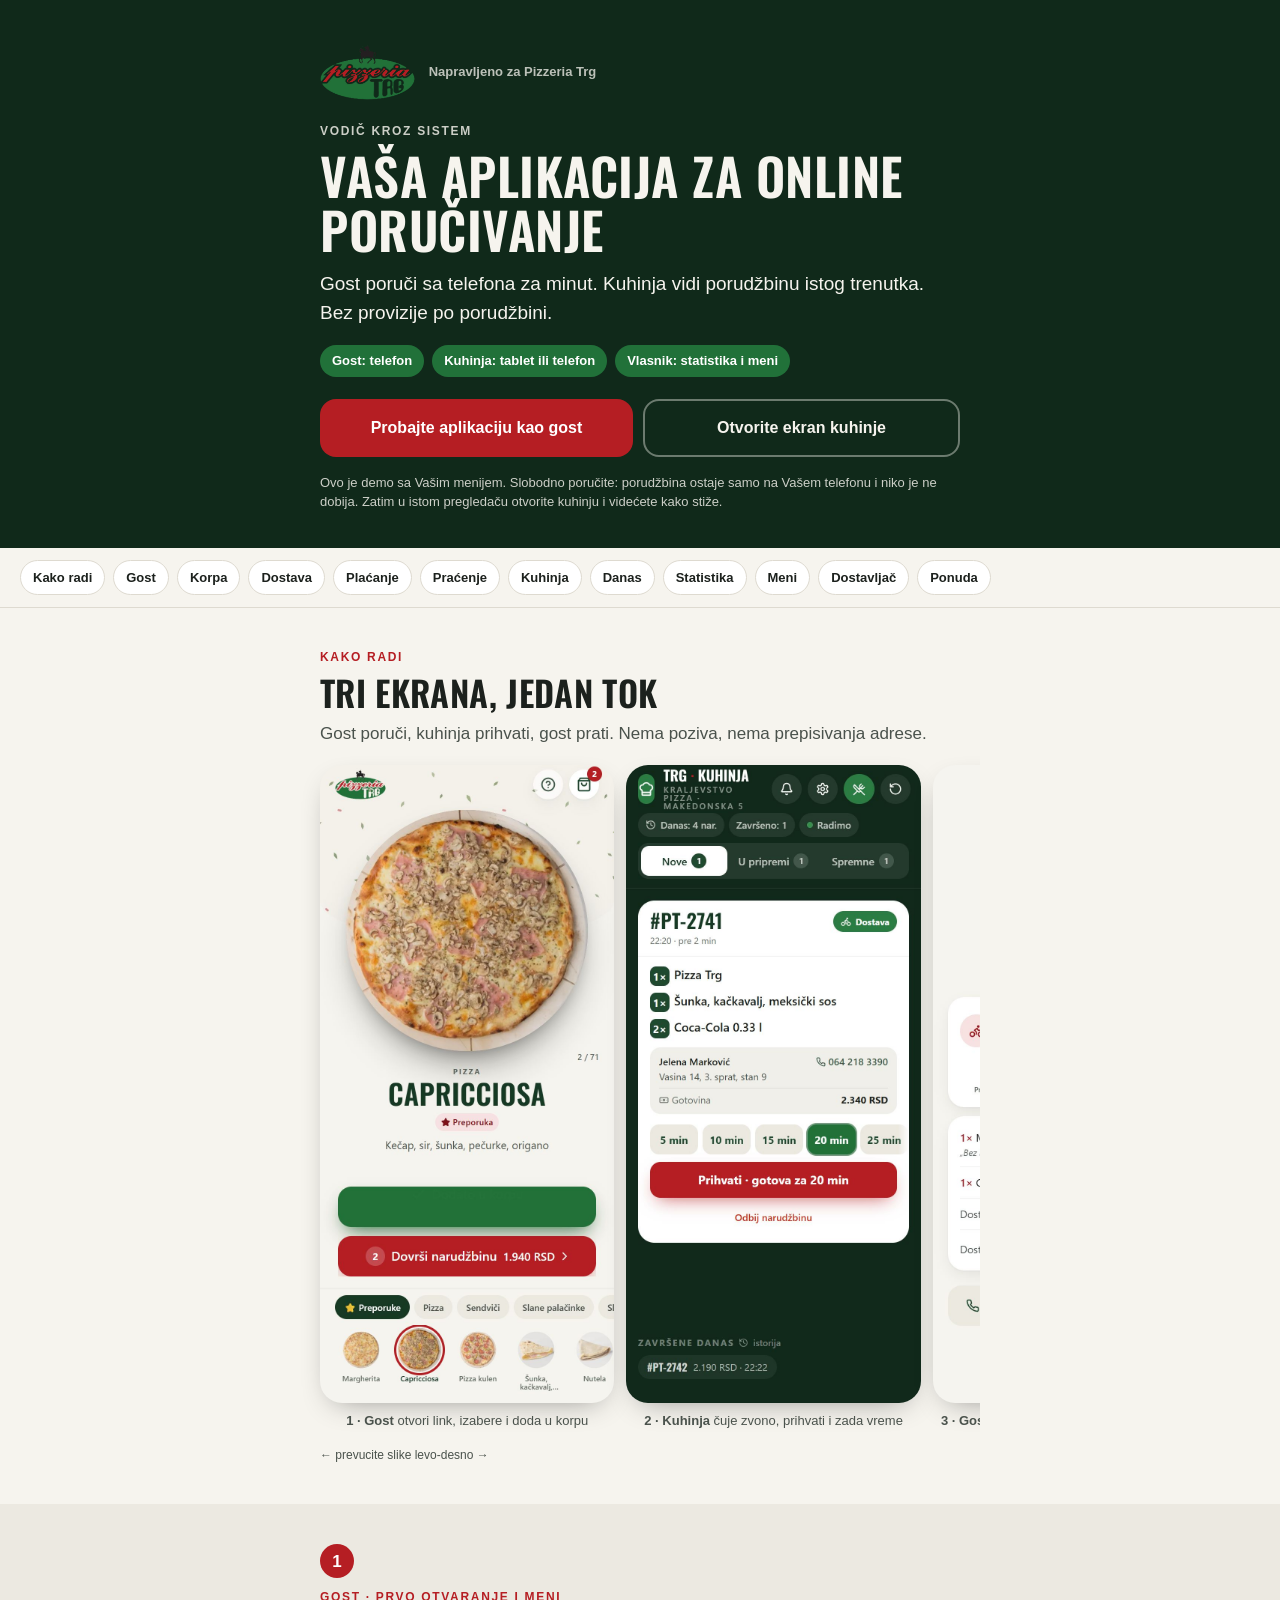
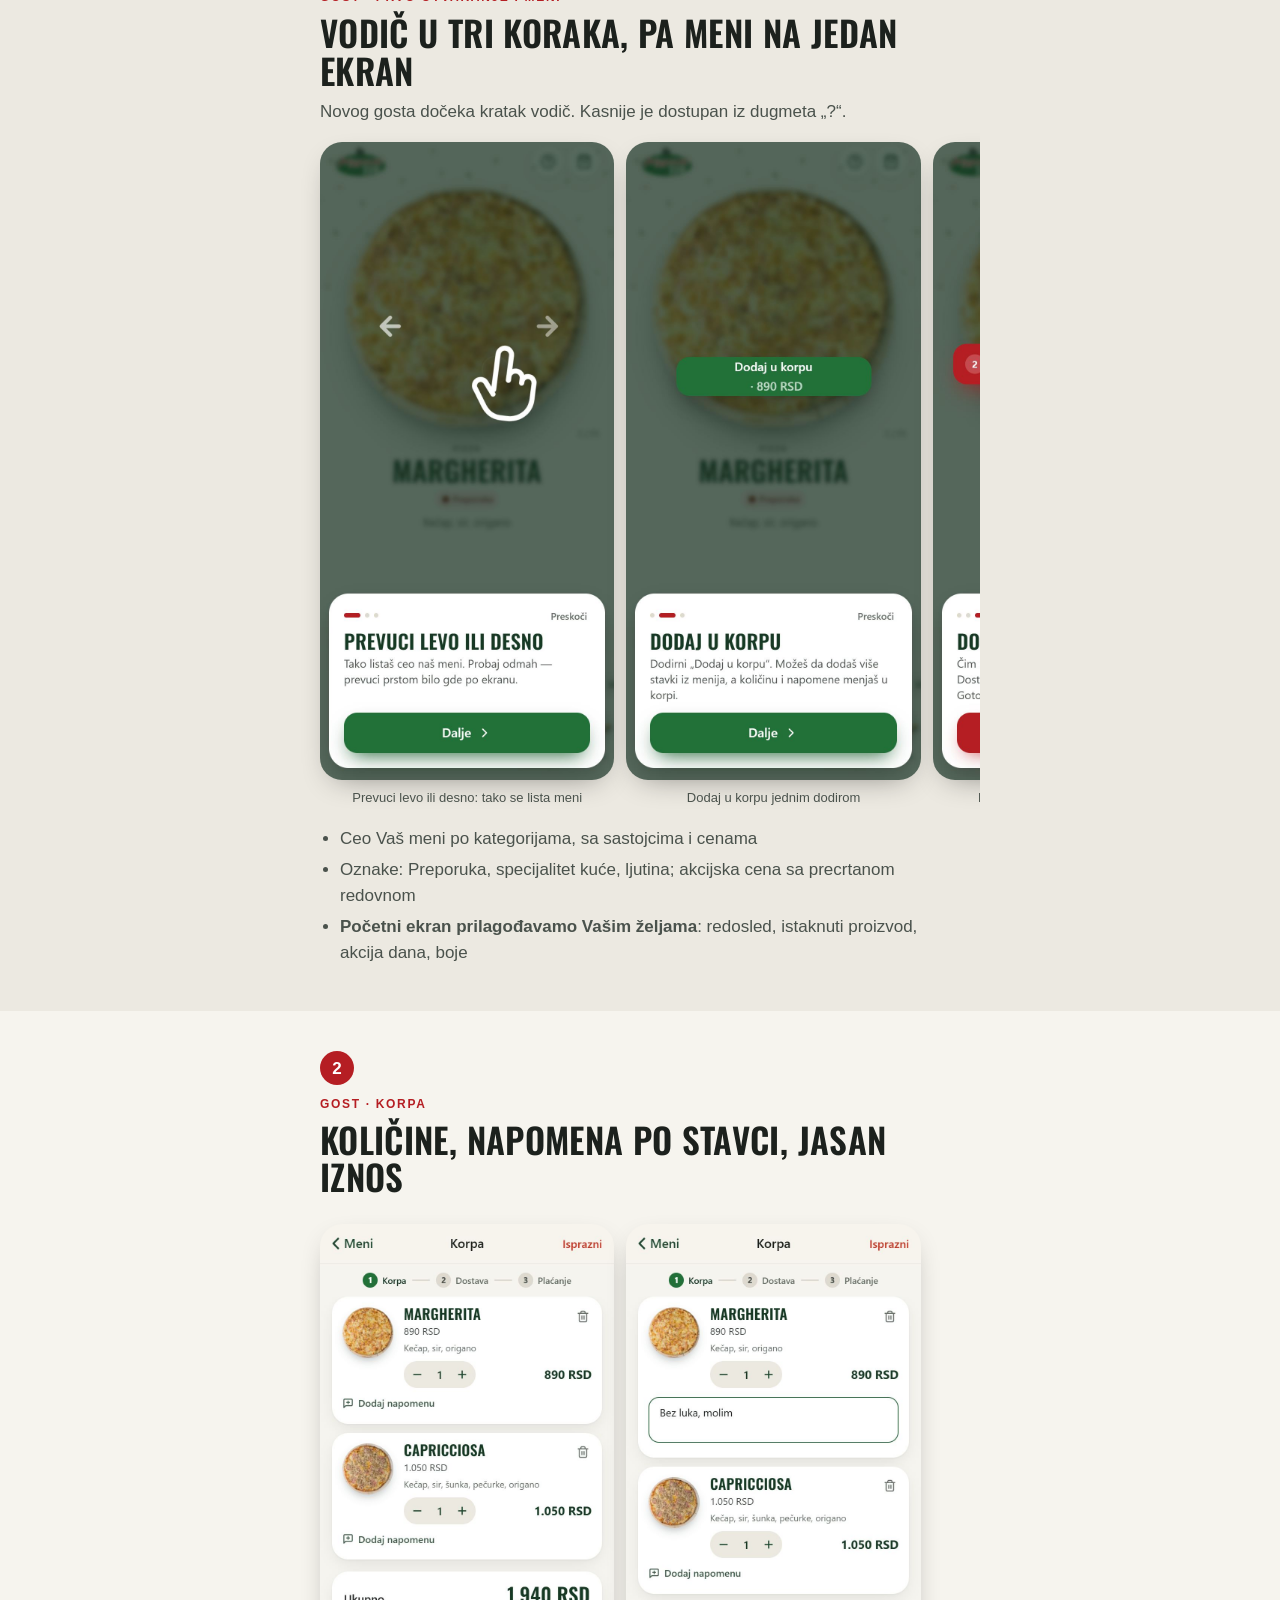
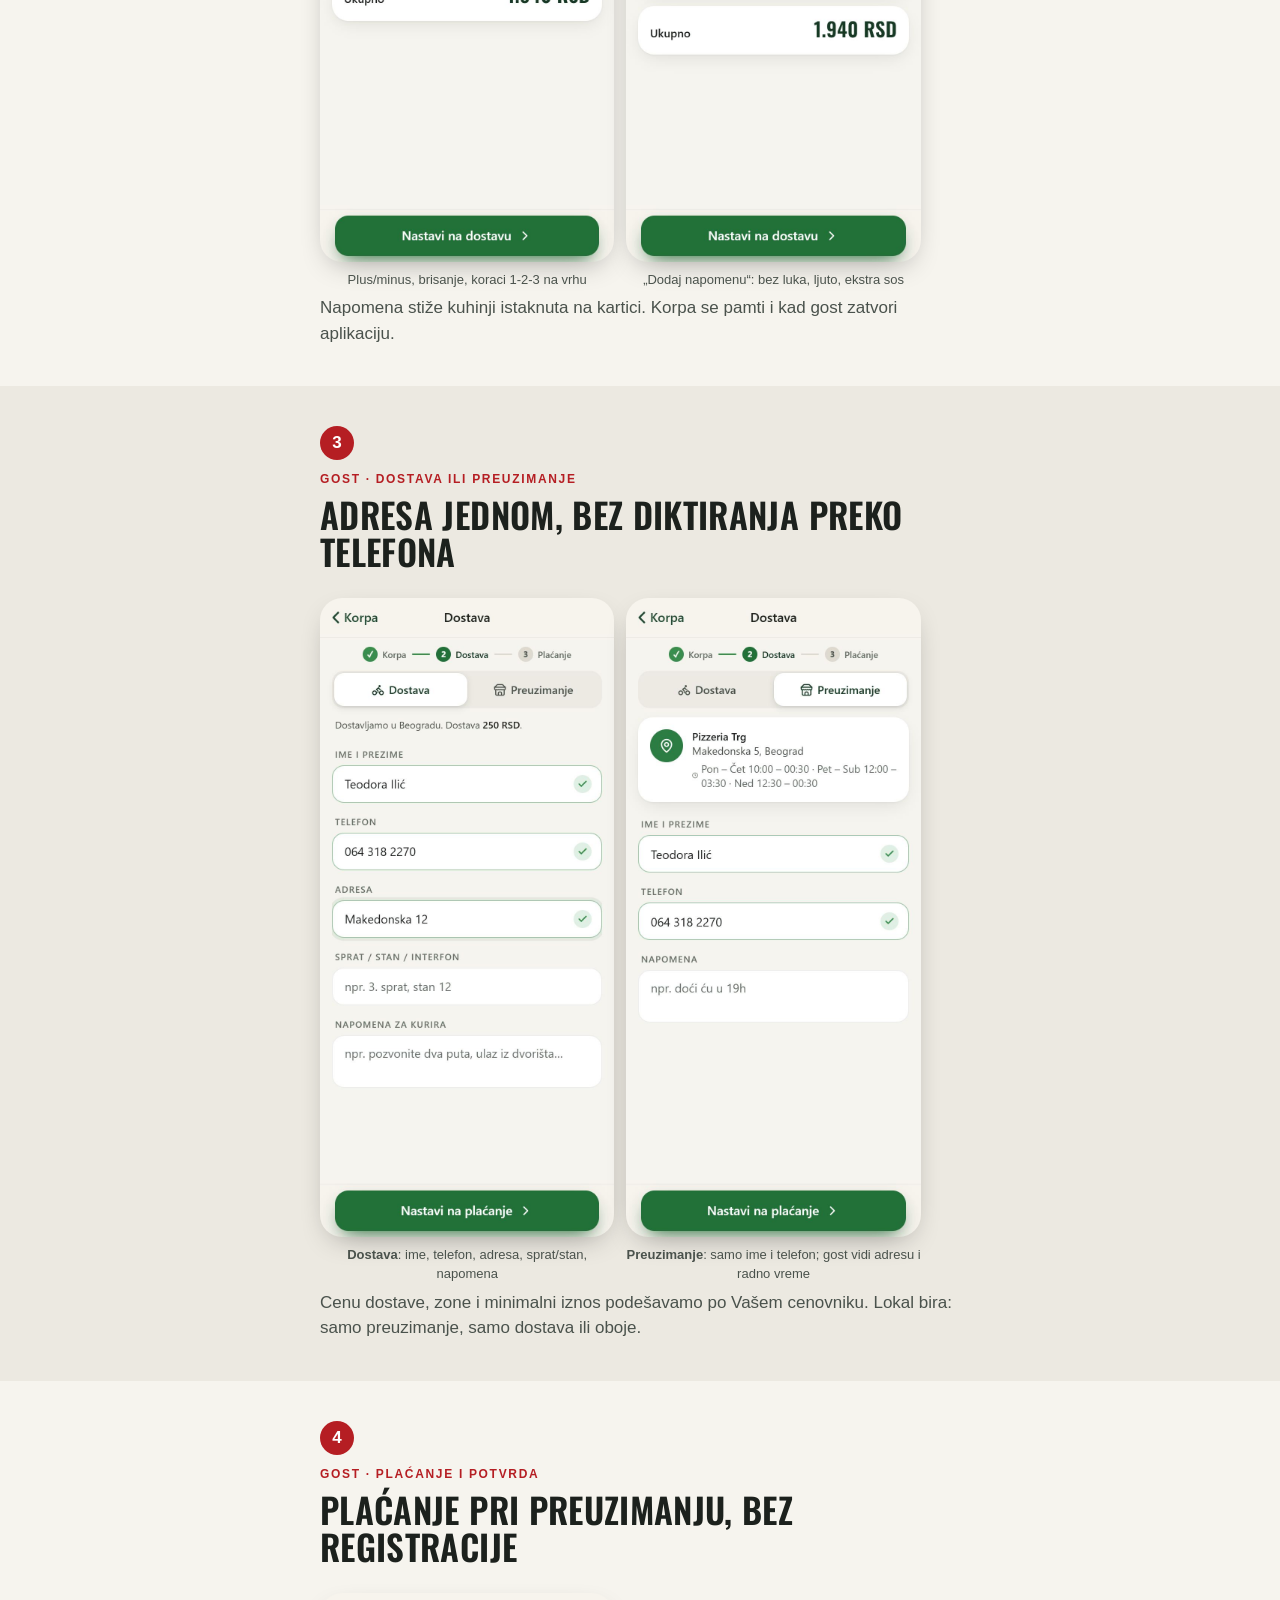
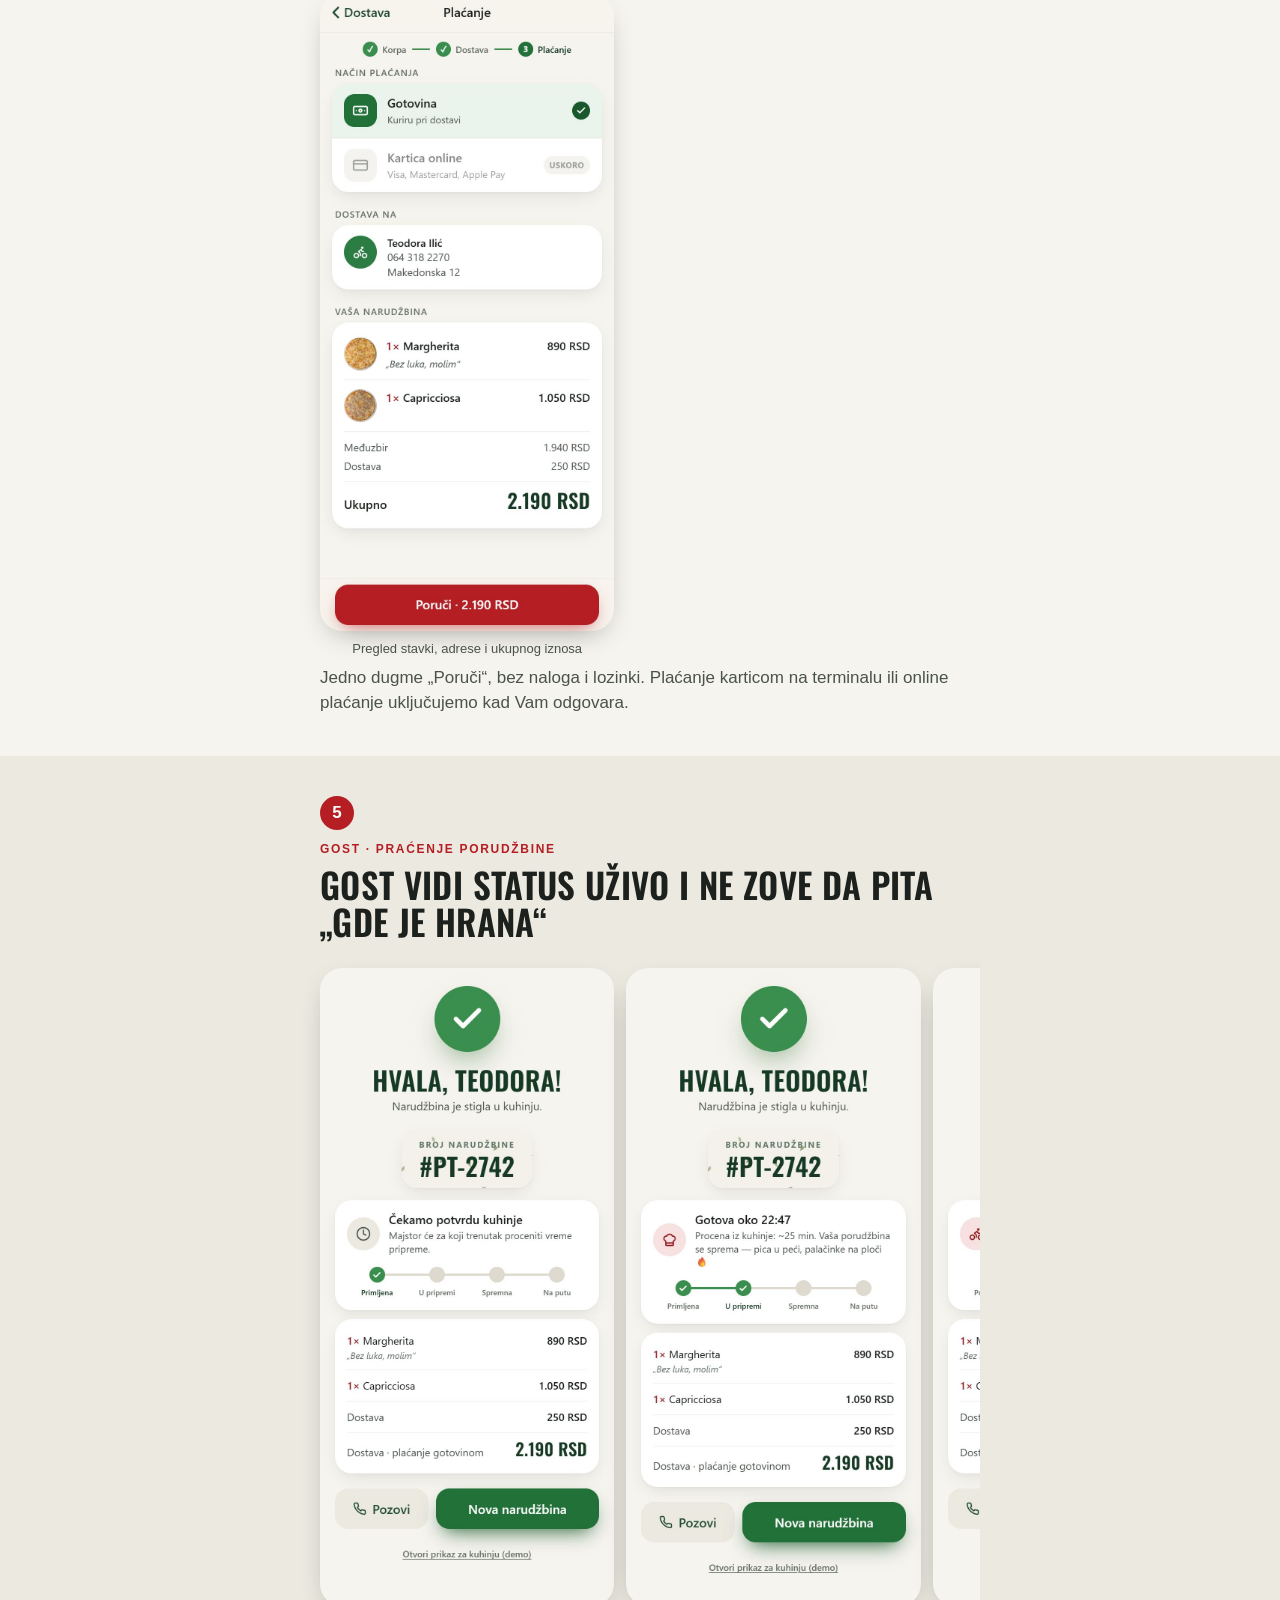
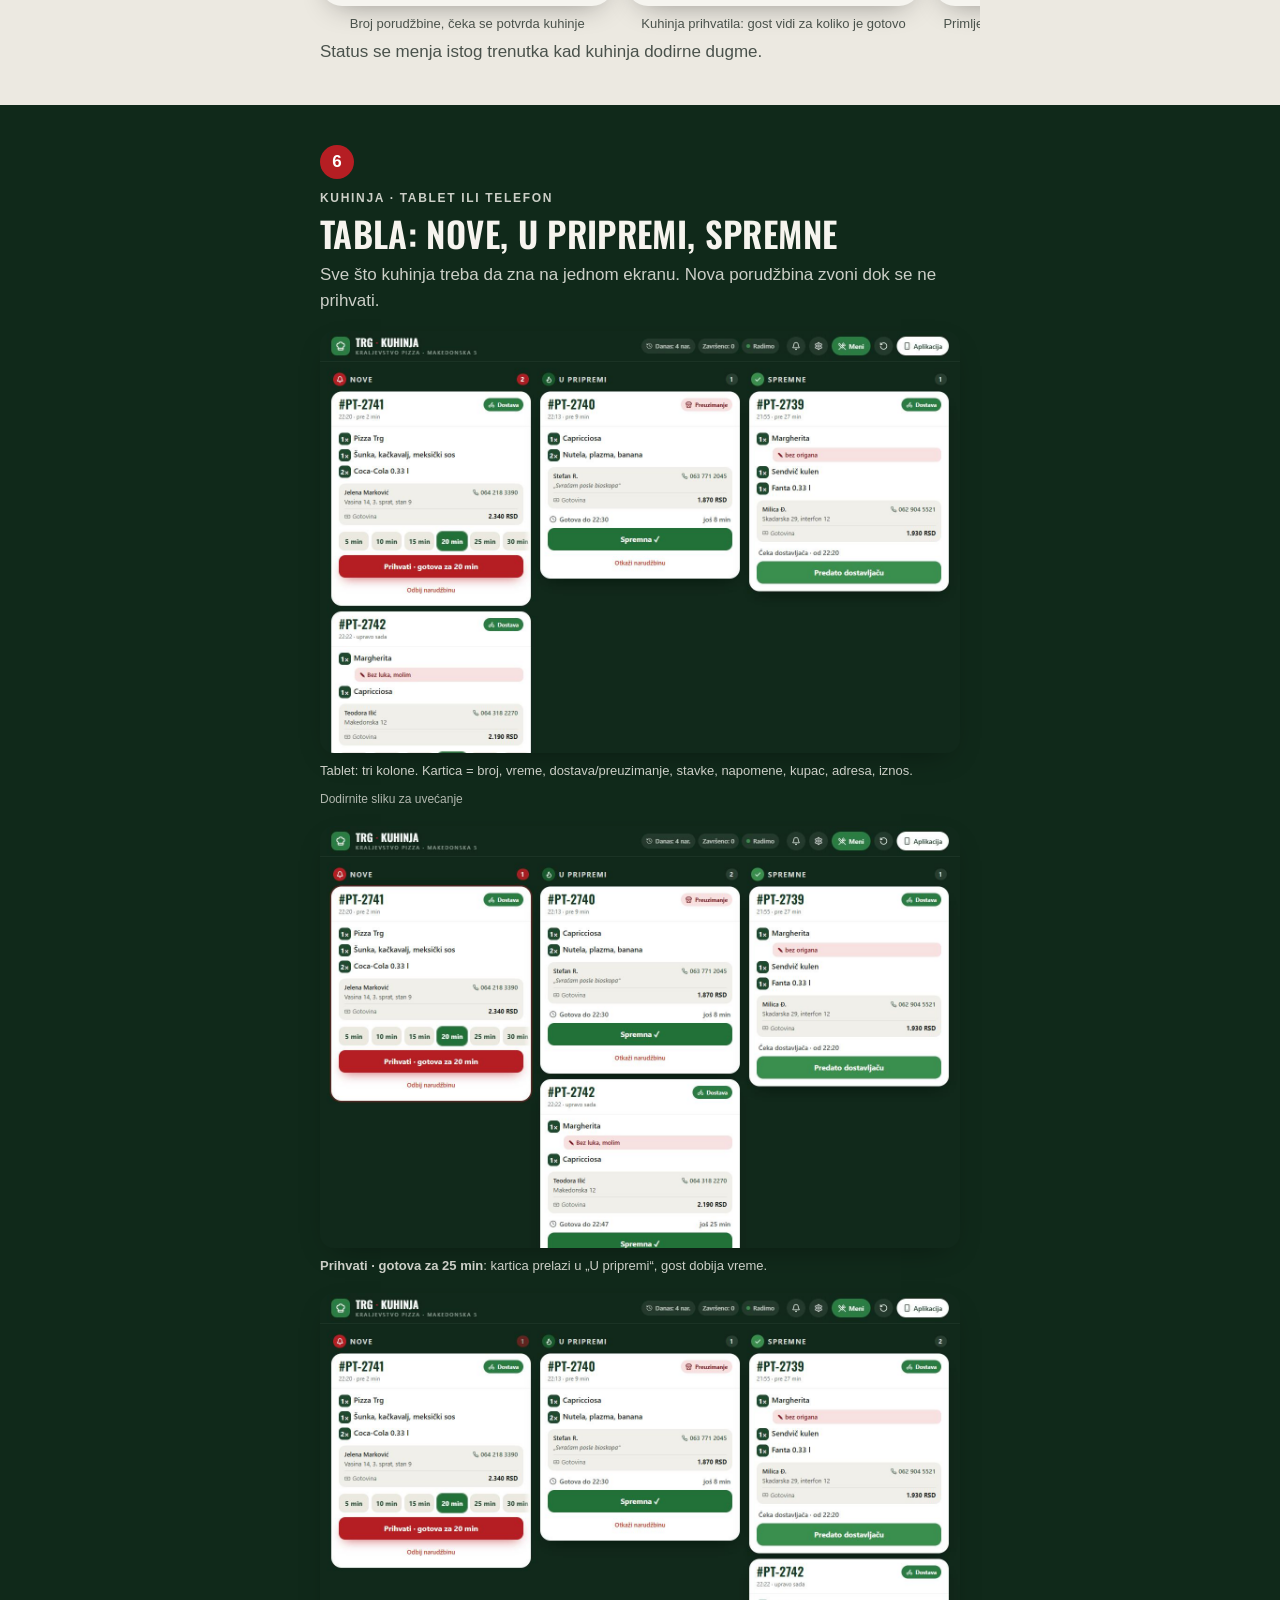
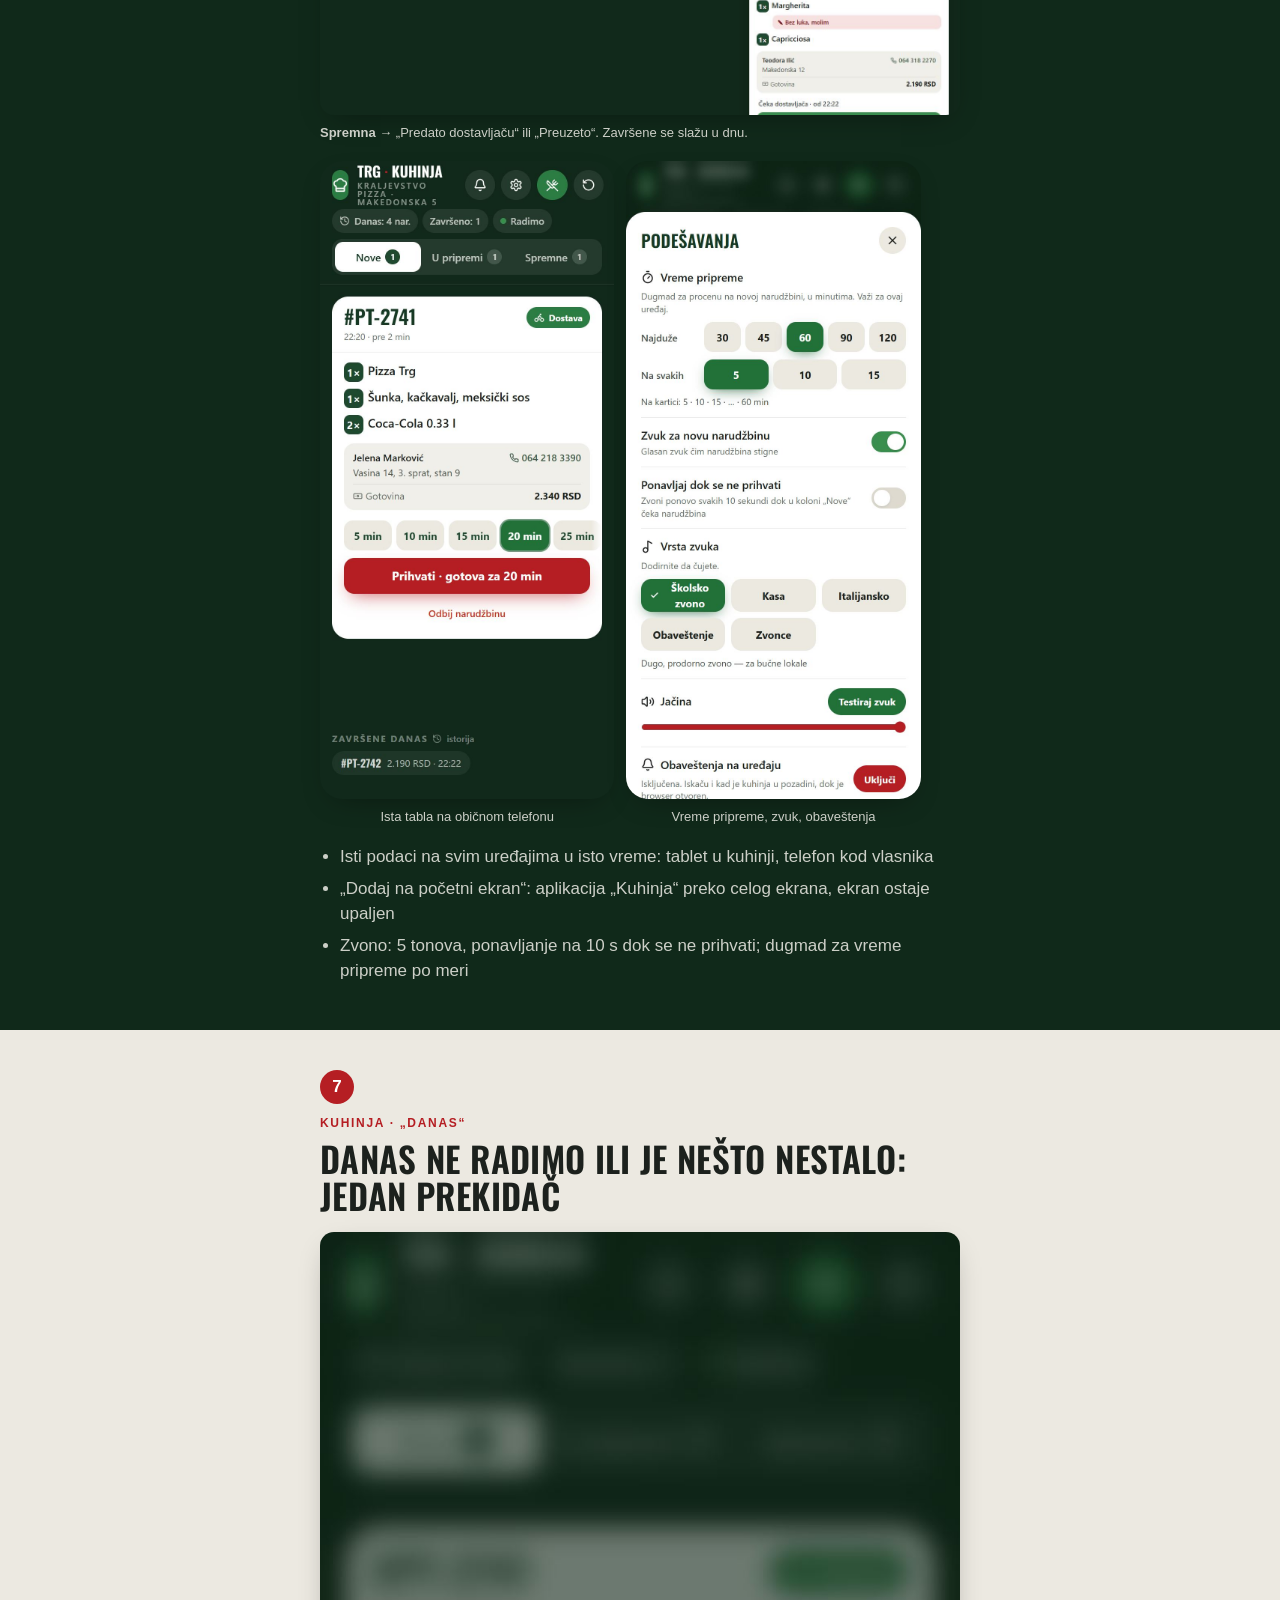
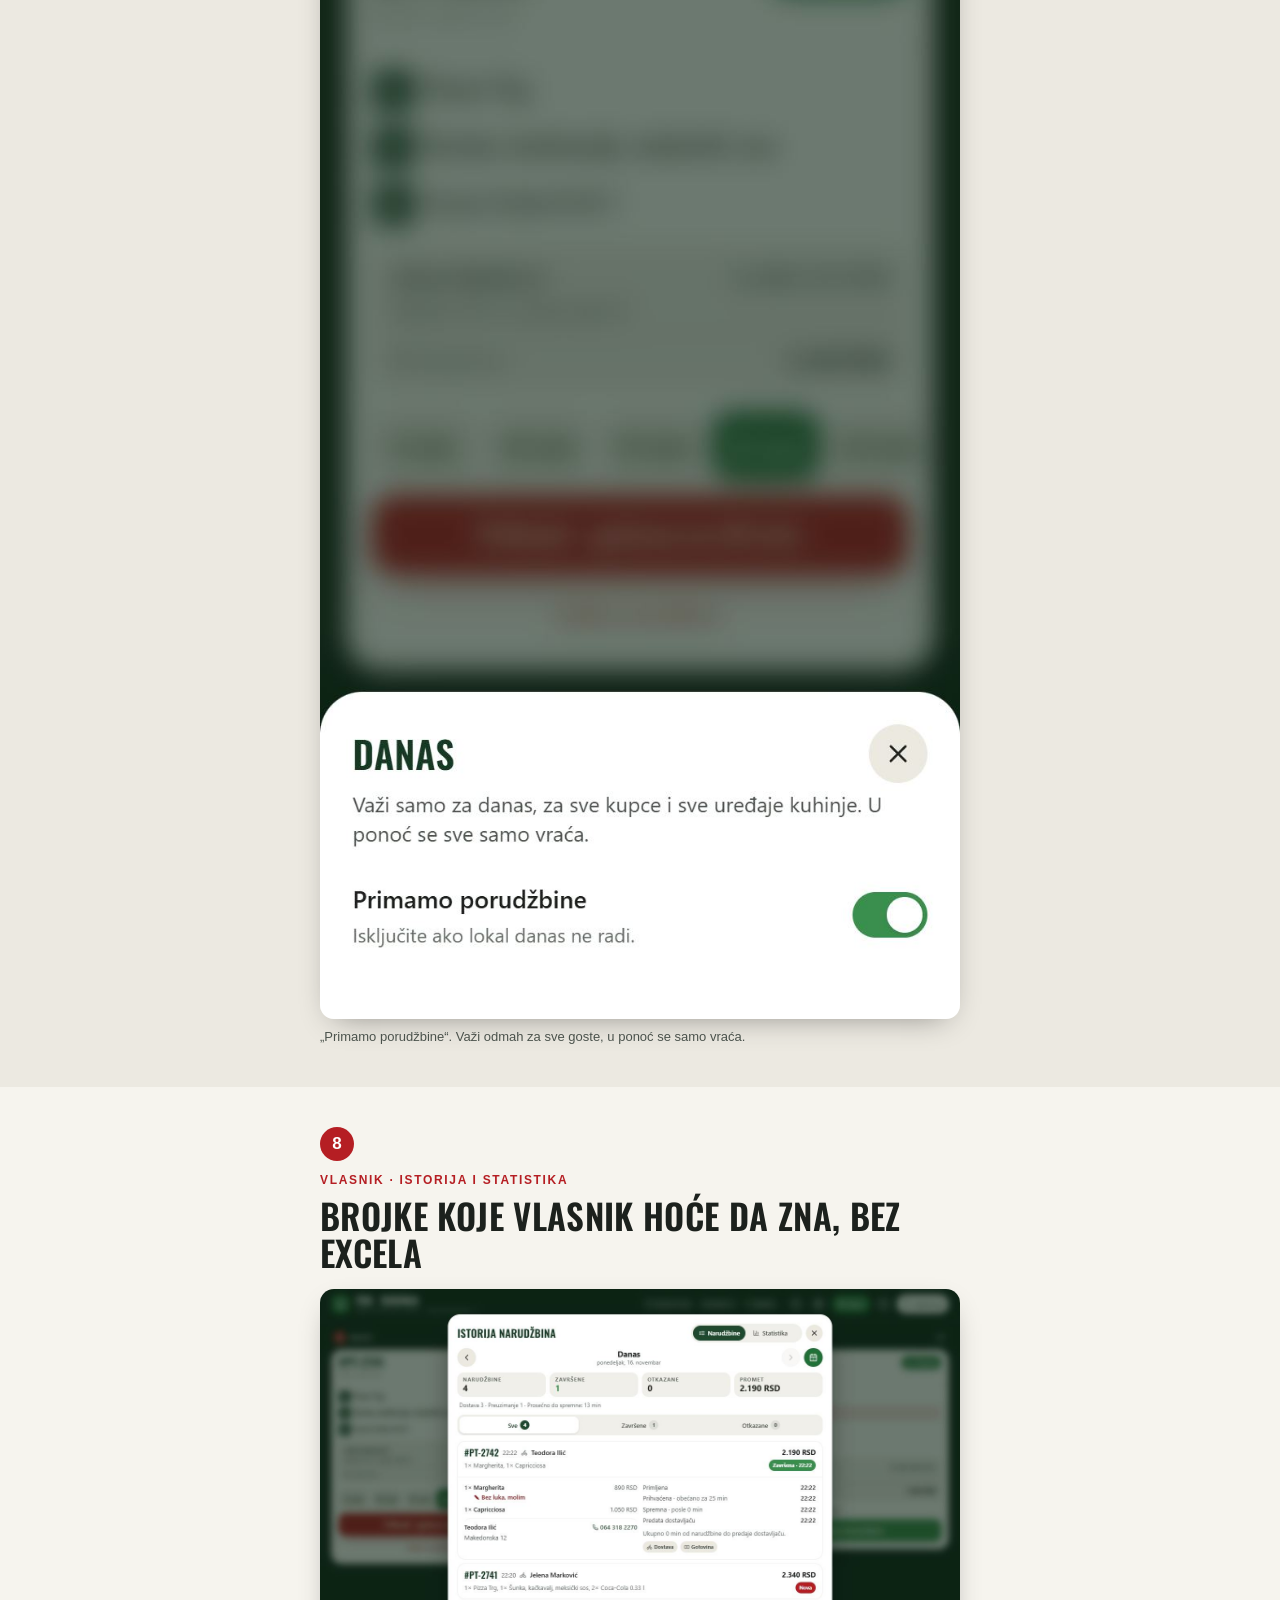
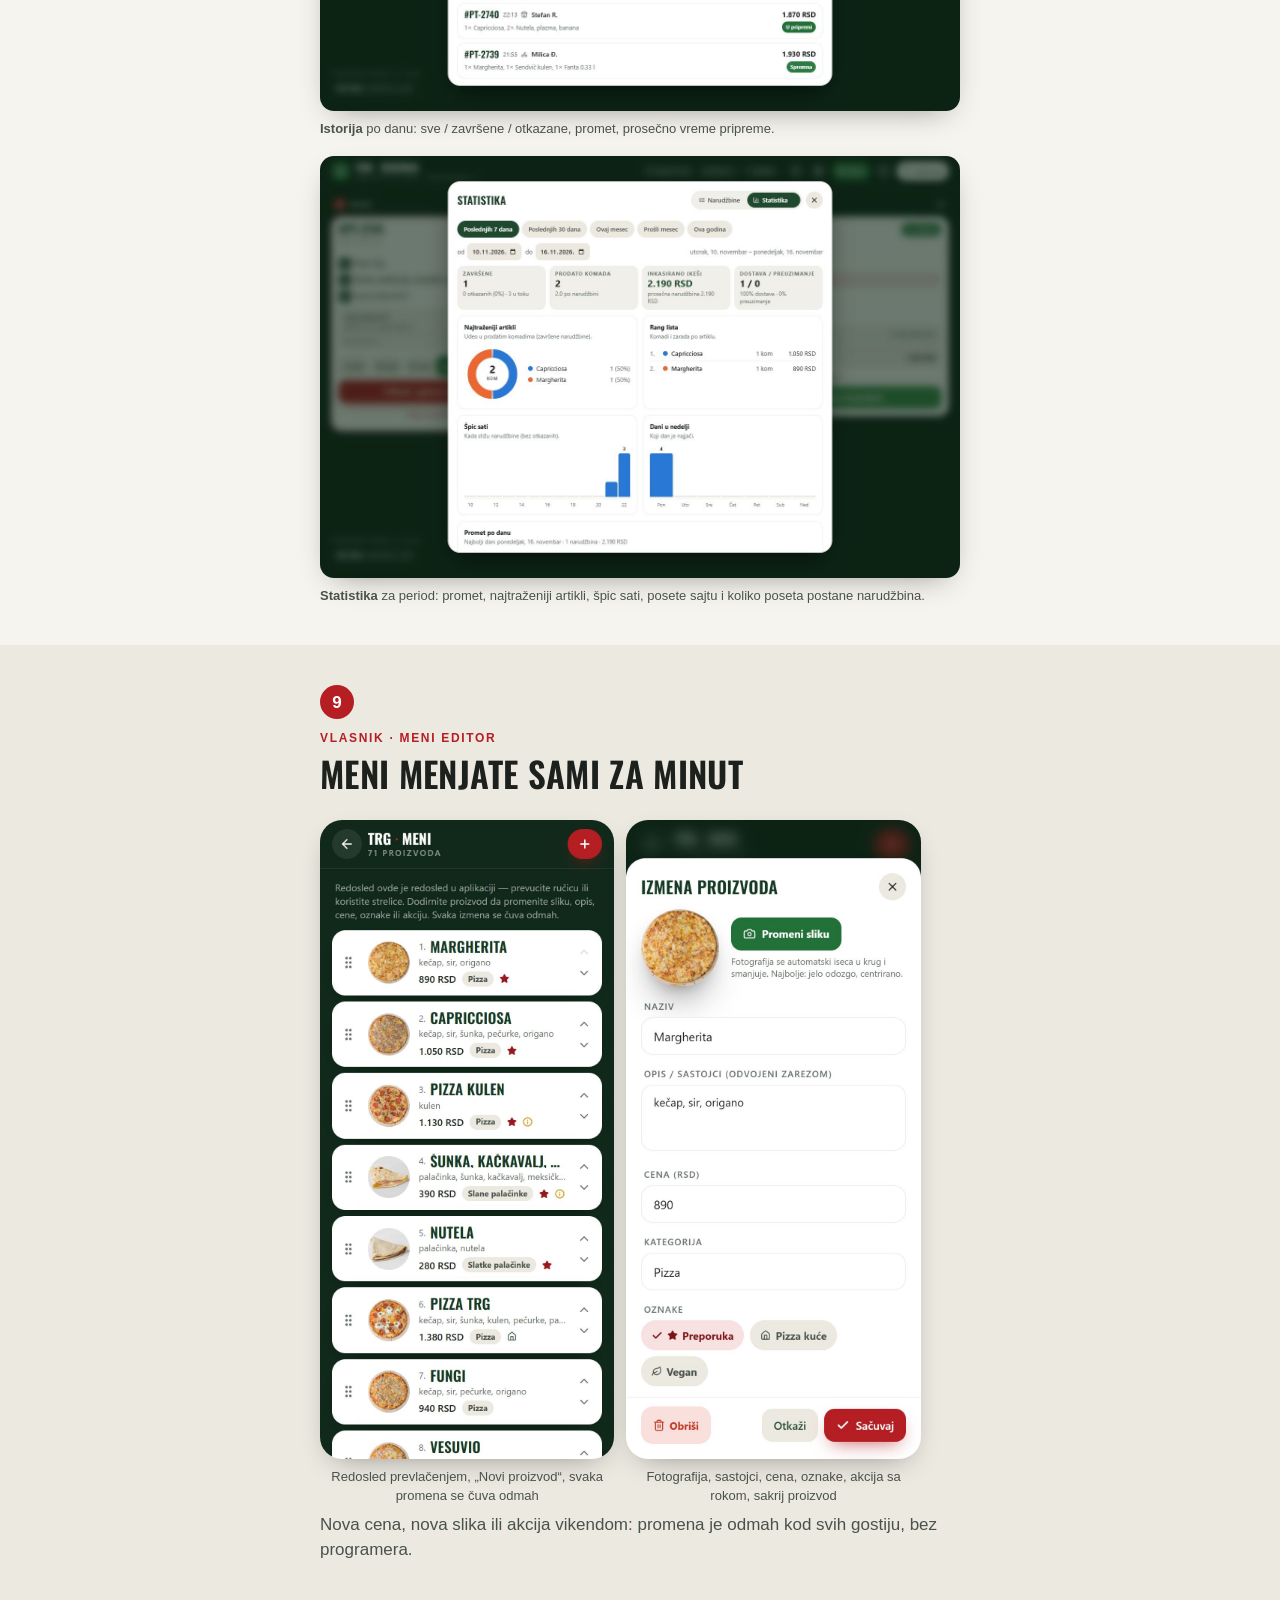
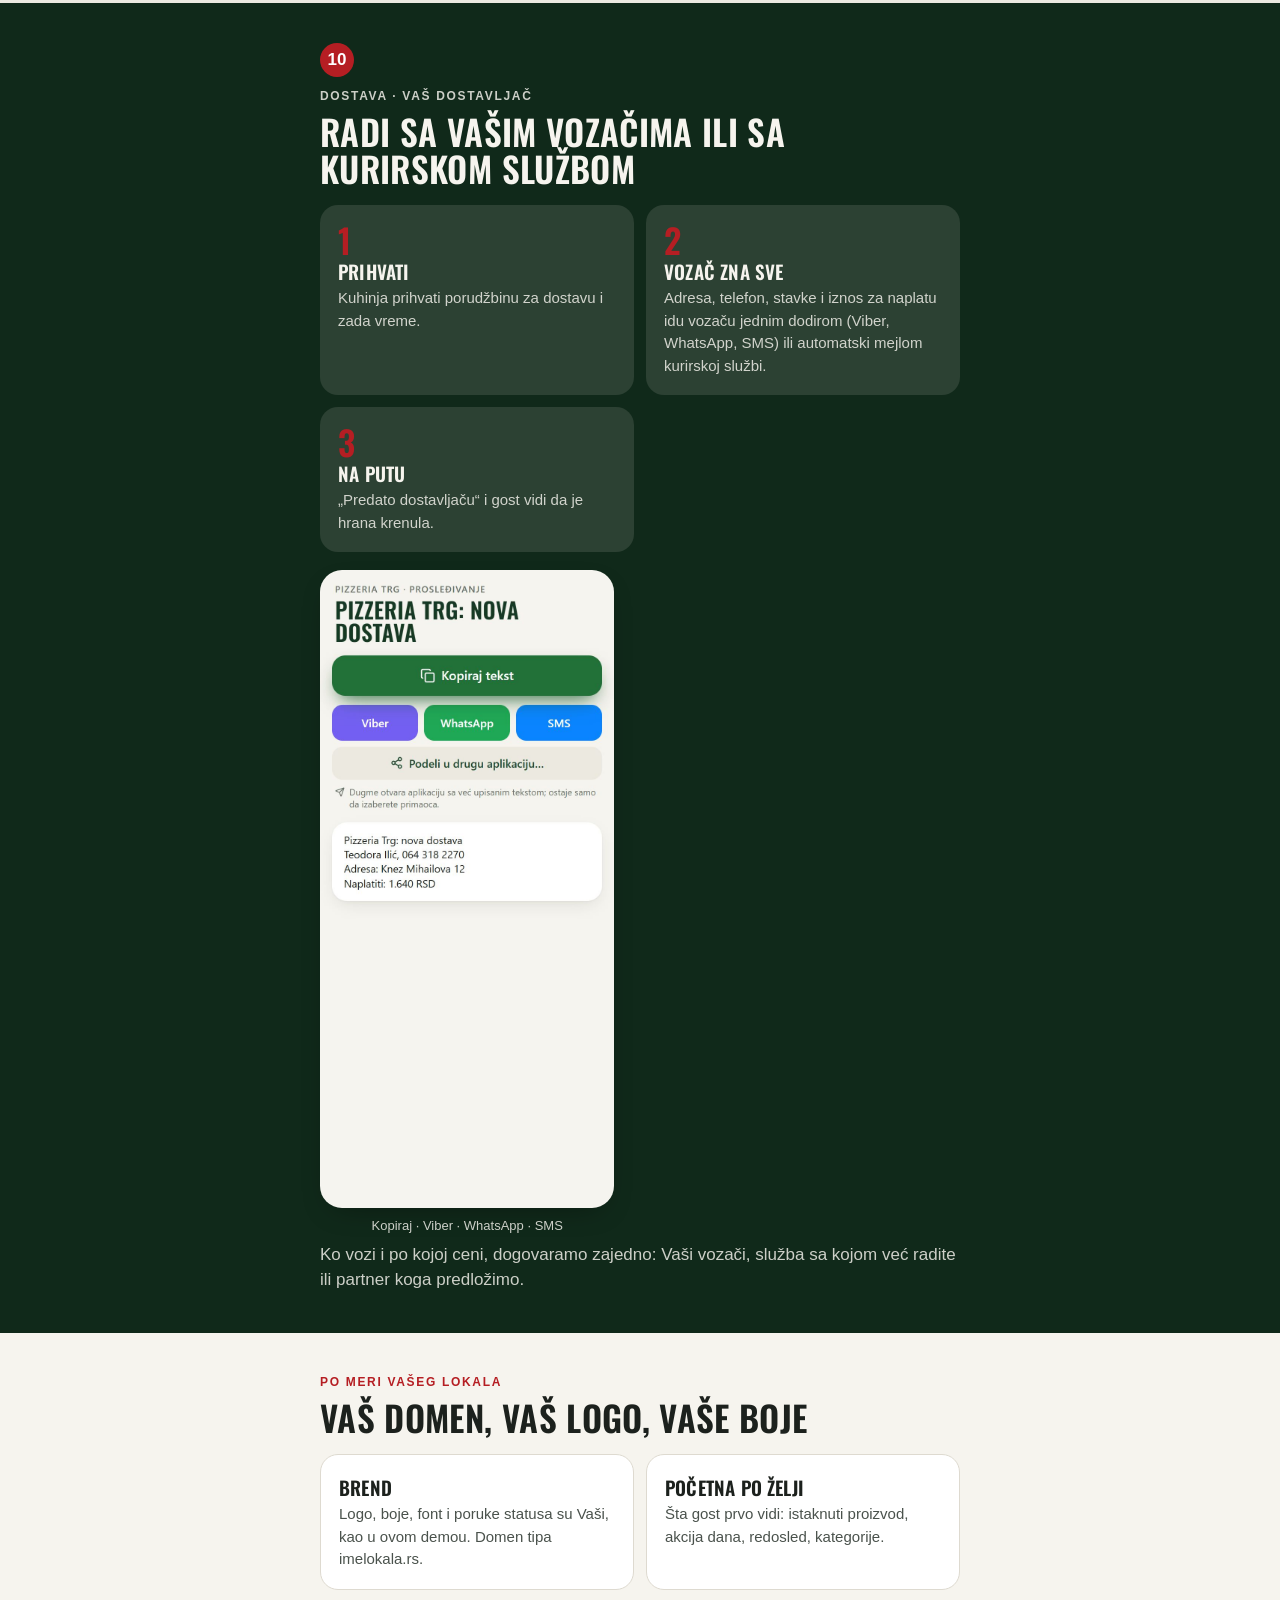
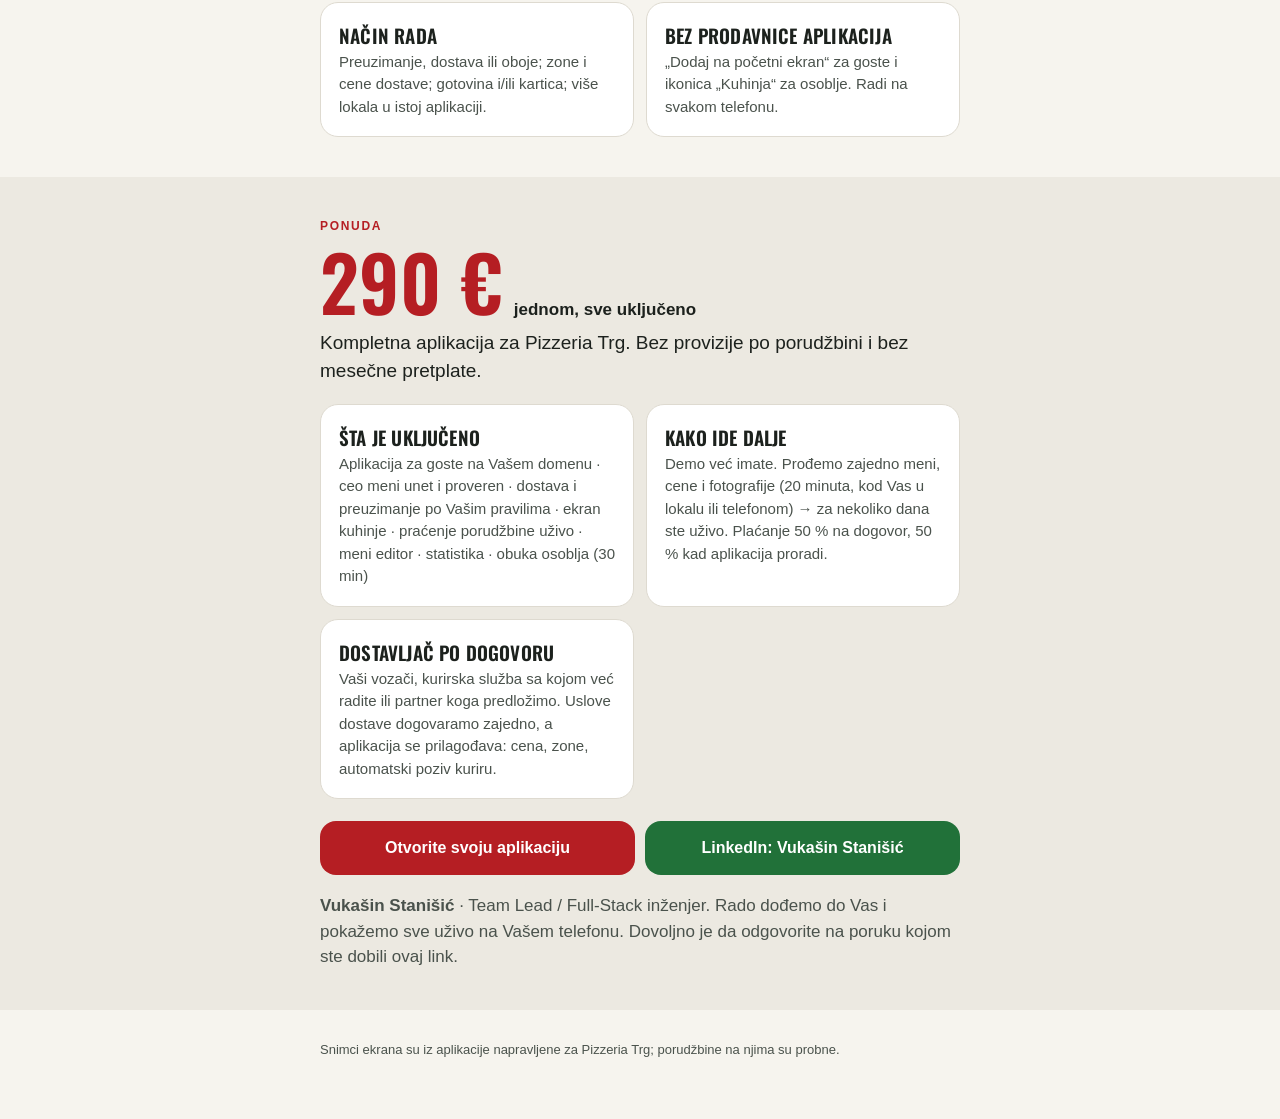
<file: vodic/index.html>
<!DOCTYPE html>
<html lang="sr">
<head>
<meta charset="utf-8">
<meta name="viewport" content="width=device-width, initial-scale=1">
<title>Pizzeria Trg · vodič kroz aplikaciju</title>
<meta name="description" content="Kako radi aplikacija za online poručivanje napravljena za Pizzeria Trg: gost, kuhinja, vlasnik.">
<meta name="theme-color" content="#10291A">
<link rel="icon" href="../favicon.png">
<meta property="og:title" content="Pizzeria Trg · Vaša aplikacija za poručivanje">
<meta property="og:description" content="Vodič kroz sistem: kako gost poručuje, kako kuhinja prima porudžbine i šta vlasnik vidi.">
<meta property="og:image" content="https://vukasin00.github.io/pizzeria-trg/icon-512.png">
<style>
/* self-hosted display font (latin + latin-ext for Serbian diacritics); ../ is filled in by vite.config.ts */
@font-face {
  font-family: 'Oswald';
  font-style: normal;
  font-weight: 600;
  font-display: swap;
  src: url(../fonts/oswald-600-latin-ext.woff2) format('woff2');
  unicode-range: U+0100-02BA, U+02BD-02C5, U+02C7-02CC, U+02CE-02D7, U+02DD-02FF, U+0304, U+0308, U+0329, U+1D00-1DBF, U+1E00-1E9F, U+1EF2-1EFF, U+2020, U+20A0-20AB, U+20AD-20C4, U+2113, U+2C60-2C7F, U+A720-A7FF;
}
@font-face {
  font-family: 'Oswald';
  font-style: normal;
  font-weight: 600;
  font-display: swap;
  src: url(../fonts/oswald-600-latin.woff2) format('woff2');
  unicode-range: U+0000-00FF, U+0131, U+0152-0153, U+02BB-02BC, U+02C6, U+02DA, U+02DC, U+0304, U+0308, U+0329, U+2000-206F, U+20AC, U+2122, U+2191, U+2193, U+2212, U+2215, U+FEFF, U+FFFD;
}

  :root{--bg:#F6F4EE;--card:#FFFFFF;--inset:#ECE9E1;--line:#DEDAD0;--primary:#217139;--on-primary:#FFFFFF;--dark:#10291A;--dark2:#163A24;--cta:#B51E23;--ink:#1C211D;--ink2:#4A524C;--display:"Oswald", "Arial Narrow", "Helvetica Neue", Arial, sans-serif}
  *{box-sizing:border-box;margin:0;padding:0}
  html{scroll-behavior:smooth;-webkit-text-size-adjust:100%}
  body{font-family:-apple-system,BlinkMacSystemFont,"Segoe UI",Roboto,Inter,Arial,sans-serif;background:var(--bg);color:var(--ink);line-height:1.5;font-size:17px}
  .wrap{max-width:680px;margin:0 auto;padding:0 20px}
  h1,h2,h3,.big{font-family:var(--display);font-weight:600;letter-spacing:0.01em;text-transform:uppercase;line-height:1.06}
  h1{font-size:clamp(32px,8.4vw,51px)}
  h2{font-size:clamp(24px,6.2vw,35px);margin-bottom:10px}
  h3{font-size:19px}
  p{color:var(--ink2)}
  .eyebrow{font-size:12px;font-weight:700;letter-spacing:.14em;text-transform:uppercase;color:var(--cta);margin-bottom:8px}
  .lead{font-size:19px;color:var(--ink)}
  .dark{background:var(--dark);color:var(--bg)}
  .dark p,.dark li{color:var(--bg);opacity:.82}
  .dark .lead{color:var(--bg);opacity:1}
  .alt{background:var(--inset)}
  section{padding:40px 0}
  header.hero{padding:44px 0 36px}
  .brand{display:flex;align-items:center;gap:14px;margin-bottom:22px}
  .brand img{height:56px;width:auto;max-width:200px;object-fit:contain;border-radius:14px}
  .brand span{font-size:13px;font-weight:600;opacity:.75}
  .pills{display:flex;flex-wrap:wrap;gap:8px;margin-top:18px}
  .pill{background:var(--primary);color:var(--on-primary);border-radius:999px;padding:6px 12px;font-size:13px;font-weight:600}
  .btns{display:flex;flex-direction:column;gap:10px;margin-top:22px}
  .btn{display:flex;align-items:center;justify-content:center;gap:8px;padding:15px 18px;border-radius:16px;font-weight:700;text-decoration:none;font-size:16px;text-align:center}
  .btn-cta{background:var(--cta);color:#fff}
  .btn-primary{background:var(--primary);color:var(--on-primary)}
  .btn-ghost{background:transparent;color:var(--bg);border:2px solid color-mix(in srgb,var(--bg) 40%,transparent)}
  .small{font-size:13px}
  .toc{display:flex;gap:8px;overflow-x:auto;padding:12px 20px;scrollbar-width:none;background:var(--bg);position:sticky;top:0;z-index:5;border-bottom:1px solid var(--line)}
  .toc::-webkit-scrollbar{display:none}
  .toc a{white-space:nowrap;background:var(--card);border:1px solid var(--line);border-radius:999px;padding:7px 12px;font-size:13px;font-weight:600;color:var(--ink);text-decoration:none}
  .num{display:inline-flex;align-items:center;justify-content:center;width:34px;height:34px;border-radius:50%;background:var(--cta);color:#fff;font-weight:800;font-size:17px;margin-bottom:10px}
  ul{padding-left:20px;margin:12px 0 0}
  li{color:var(--ink2);margin-bottom:6px}
  b{font-weight:700;color:inherit}
  .strip{display:flex;gap:12px;overflow-x:auto;scroll-snap-type:x mandatory;padding:18px 20px 6px;margin:0 -20px;scrollbar-width:none;-webkit-overflow-scrolling:touch}
  .strip::-webkit-scrollbar{display:none}
  .shot{flex:0 0 72%;max-width:300px;scroll-snap-align:center}
  .shot img{width:100%;height:auto;border-radius:22px;display:block;background:var(--dark2);box-shadow:0 10px 30px -14px rgba(0,0,0,.45)}
  .shot p{font-size:13px;margin-top:8px;text-align:center}
  .tab{margin-top:18px}
  .tab img{width:100%;height:auto;border-radius:14px;display:block;cursor:zoom-in;box-shadow:0 10px 30px -14px rgba(0,0,0,.45)}
  .tab p{font-size:13px;margin-top:8px}
  .hint{font-size:12px;color:var(--ink2);margin-top:10px}
  .dark .hint{color:var(--bg);opacity:.7}
  .steps,.cards{display:grid;gap:12px;margin-top:18px}
  .step{background:var(--inset);border-radius:18px;padding:18px}
  .dark .step{background:color-mix(in srgb,var(--bg) 12%,var(--dark))}
  .step .big{font-size:34px;color:var(--cta);line-height:1}
  .step h3,.card h3{margin:4px 0 6px}
  .step p,.card p{font-size:15px}
  .card{background:var(--card);border-radius:18px;padding:18px;border:1px solid var(--line)}
  .price{display:flex;align-items:baseline;gap:10px;flex-wrap:wrap}
  .price .big{font-size:76px;color:var(--cta);line-height:1}
  a{color:var(--cta)}
  footer{padding:30px 0 60px;font-size:13px;color:var(--ink2)}
  .lb{position:fixed;inset:0;background:rgba(10,10,10,.96);display:none;z-index:50;overflow:auto;-webkit-overflow-scrolling:touch}
  .lb.on{display:block}
  .lb img{display:block;width:auto;max-width:none;min-width:100%;margin:0 auto}
  .lb .close{position:fixed;top:14px;right:14px;background:#fff;color:#111;border:0;border-radius:999px;padding:10px 16px;font-weight:700;font-size:15px;z-index:51}
  @media (min-width:700px){.steps,.cards{grid-template-columns:1fr 1fr}.btns{flex-direction:row}.btn{flex:1}.shot{flex-basis:46%}}
</style>
</head>
<body>

<header class="hero dark">
  <div class="wrap">
    <div class="brand"><img src="../logo.webp" alt="Pizzeria Trg"><span>Napravljeno za Pizzeria Trg</span></div>
    <p class="eyebrow">Vodič kroz sistem</p>
    <h1>Vaša aplikacija za online poručivanje</h1>
    <p class="lead" style="margin-top:14px">Gost poruči sa telefona za minut. Kuhinja vidi porudžbinu istog trenutka. Bez provizije po porudžbini.</p>
    <div class="pills"><span class="pill">Gost: telefon</span><span class="pill">Kuhinja: tablet ili telefon</span><span class="pill">Vlasnik: statistika i meni</span></div>
    <div class="btns">
      <a class="btn btn-cta" href="https://vukasin00.github.io/pizzeria-trg/">Probajte aplikaciju kao gost</a>
      <a class="btn btn-ghost" href="https://vukasin00.github.io/pizzeria-trg/kuhinja">Otvorite ekran kuhinje</a>
    </div>
    <p class="small" style="margin-top:16px">Ovo je demo sa Vašim menijem. Slobodno poručite: porudžbina ostaje samo na Vašem telefonu i niko je ne dobija. Zatim u istom pregledaču otvorite kuhinju i videćete kako stiže.</p>
  </div>
</header>

<nav class="toc">
  <a href="#kako">Kako radi</a><a href="#gost">Gost</a><a href="#korpa">Korpa</a><a href="#dostava">Dostava</a><a href="#placanje">Plaćanje</a><a href="#pracenje">Praćenje</a><a href="#kuhinja">Kuhinja</a><a href="#danas">Danas</a><a href="#statistika">Statistika</a><a href="#meni">Meni</a><a href="#kurir">Dostavljač</a><a href="#ponuda">Ponuda</a>
</nav>

<section id="kako">
  <div class="wrap">
    <p class="eyebrow">Kako radi</p>
    <h2>Tri ekrana, jedan tok</h2>
    <p>Gost poruči, kuhinja prihvati, gost prati. Nema poziva, nema prepisivanja adrese.</p>
    <div class="strip">
      <div class="shot"><img src="img/home-added.jpg" alt="Gost dodaje u korpu" loading="lazy"><p><b>1 · Gost</b> otvori link, izabere i doda u korpu</p></div>
      <div class="shot"><img src="img/kuhinja-tel.jpg" alt="Kuhinja na telefonu" loading="lazy"><p><b>2 · Kuhinja</b> čuje zvono, prihvati i zada vreme</p></div>
      <div class="shot"><img src="img/status2.jpg" alt="Gost prati status" loading="lazy"><p><b>3 · Gost</b> uživo vidi: u pripremi, spremna, na putu</p></div>
    </div>
    <p class="hint">← prevucite slike levo-desno →</p>
  </div>
</section>

<section id="gost" class="alt">
  <div class="wrap">
    <span class="num">1</span>
    <p class="eyebrow">Gost · prvo otvaranje i meni</p>
    <h2>Vodič u tri koraka, pa meni na jedan ekran</h2>
    <p>Novog gosta dočeka kratak vodič. Kasnije je dostupan iz dugmeta „?“.</p>
    <div class="strip">
      <div class="shot"><img src="img/tut1.jpg" alt="Vodič korak 1" loading="lazy"><p>Prevuci levo ili desno: tako se lista meni</p></div>
      <div class="shot"><img src="img/tut2.jpg" alt="Vodič korak 2" loading="lazy"><p>Dodaj u korpu jednim dodirom</p></div>
      <div class="shot"><img src="img/tut3.jpg" alt="Vodič korak 3" loading="lazy"><p>Dovrši narudžbinu: gotovo za minut</p></div>
      <div class="shot"><img src="img/home.jpg" alt="Početni ekran" loading="lazy"><p>Jedan proizvod po ekranu, velika fotografija</p></div>
      <div class="shot"><img src="img/home-added.jpg" alt="Dodato u korpu" loading="lazy"><p>Brojač na korpi i dugme sa iznosom</p></div>
    </div>
    <ul>
      <li>Ceo Vaš meni po kategorijama, sa sastojcima i cenama</li>
      <li>Oznake: Preporuka, specijalitet kuće, ljutina; akcijska cena sa precrtanom redovnom</li>
      <li><b>Početni ekran prilagođavamo Vašim željama</b>: redosled, istaknuti proizvod, akcija dana, boje</li>
    </ul>
  </div>
</section>

<section id="korpa">
  <div class="wrap">
    <span class="num">2</span>
    <p class="eyebrow">Gost · korpa</p>
    <h2>Količine, napomena po stavci, jasan iznos</h2>
    <div class="strip">
      <div class="shot"><img src="img/korpa.jpg" alt="Korpa" loading="lazy"><p>Plus/minus, brisanje, koraci 1-2-3 na vrhu</p></div>
      <div class="shot"><img src="img/korpa-note.jpg" alt="Napomena" loading="lazy"><p>„Dodaj napomenu“: bez luka, ljuto, ekstra sos</p></div>
    </div>
    <p>Napomena stiže kuhinji istaknuta na kartici. Korpa se pamti i kad gost zatvori aplikaciju.</p>
  </div>
</section>

<section id="dostava" class="alt">
  <div class="wrap">
    <span class="num">3</span>
    <p class="eyebrow">Gost · dostava ili preuzimanje</p>
    <h2>Adresa jednom, bez diktiranja preko telefona</h2>
    <div class="strip">
      <div class="shot"><img src="img/dostava-full.jpg" alt="Forma za dostavu" loading="lazy"><p><b>Dostava</b>: ime, telefon, adresa, sprat/stan, napomena</p></div>
      <div class="shot"><img src="img/preuzimanje.jpg" alt="Preuzimanje" loading="lazy"><p><b>Preuzimanje</b>: samo ime i telefon; gost vidi adresu i radno vreme</p></div>
    </div>
    <p>Cenu dostave, zone i minimalni iznos podešavamo po Vašem cenovniku. Lokal bira: samo preuzimanje, samo dostava ili oboje.</p>
  </div>
</section>

<section id="placanje">
  <div class="wrap">
    <span class="num">4</span>
    <p class="eyebrow">Gost · plaćanje i potvrda</p>
    <h2>Plaćanje pri preuzimanju, bez registracije</h2>
    <div class="strip">
      <div class="shot"><img src="img/placanje.jpg" alt="Plaćanje" loading="lazy"><p>Pregled stavki, adrese i ukupnog iznosa</p></div>
    </div>
    <p>Jedno dugme „Poruči“, bez naloga i lozinki. Plaćanje karticom na terminalu ili online plaćanje uključujemo kad Vam odgovara.</p>
  </div>
</section>

<section id="pracenje" class="alt">
  <div class="wrap">
    <span class="num">5</span>
    <p class="eyebrow">Gost · praćenje porudžbine</p>
    <h2>Gost vidi status uživo i ne zove da pita „gde je hrana“</h2>
    <div class="strip">
      <div class="shot"><img src="img/status1.jpg" alt="Status primljena" loading="lazy"><p>Broj porudžbine, čeka se potvrda kuhinje</p></div>
      <div class="shot"><img src="img/status-priprema.jpg" alt="Status u pripremi" loading="lazy"><p>Kuhinja prihvatila: gost vidi za koliko je gotovo</p></div>
      <div class="shot"><img src="img/status2.jpg" alt="Status na putu" loading="lazy"><p>Primljena → U pripremi → Spremna → Na putu</p></div>
    </div>
    <p>Status se menja istog trenutka kad kuhinja dodirne dugme.</p>
  </div>
</section>

<section id="kuhinja" class="dark">
  <div class="wrap">
    <span class="num">6</span>
    <p class="eyebrow">Kuhinja · tablet ili telefon</p>
    <h2>Tabla: Nove, U pripremi, Spremne</h2>
    <p>Sve što kuhinja treba da zna na jednom ekranu. Nova porudžbina zvoni dok se ne prihvati.</p>
    <div class="tab"><img src="img/kuhinja-tablet.jpg" alt="Kuhinja na tabletu" data-zoom loading="lazy"><p>Tablet: tri kolone. Kartica = broj, vreme, dostava/preuzimanje, stavke, napomene, kupac, adresa, iznos.</p></div>
    <p class="hint">Dodirnite sliku za uvećanje</p>
    <div class="tab"><img src="img/kuhinja-prihvacena.jpg" alt="Prihvaćena porudžbina" data-zoom loading="lazy"><p><b>Prihvati · gotova za 25 min</b>: kartica prelazi u „U pripremi“, gost dobija vreme.</p></div>
    <div class="tab"><img src="img/kuhinja-ceka.jpg" alt="Spremna porudžbina" data-zoom loading="lazy"><p><b>Spremna</b> → „Predato dostavljaču“ ili „Preuzeto“. Završene se slažu u dnu.</p></div>
    <div class="strip">
      <div class="shot"><img src="img/kuhinja-tel.jpg" alt="Kuhinja na telefonu" loading="lazy"><p>Ista tabla na običnom telefonu</p></div>
      <div class="shot"><img src="img/podesavanja.jpg" alt="Podešavanja kuhinje" loading="lazy"><p>Vreme pripreme, zvuk, obaveštenja</p></div>
    </div>
    <ul>
      <li>Isti podaci na svim uređajima u isto vreme: tablet u kuhinji, telefon kod vlasnika</li>
      <li>„Dodaj na početni ekran“: aplikacija „Kuhinja“ preko celog ekrana, ekran ostaje upaljen</li>
      <li>Zvono: 5 tonova, ponavljanje na 10 s dok se ne prihvati; dugmad za vreme pripreme po meri</li>
    </ul>
  </div>
</section>

<section id="danas" class="alt">
  <div class="wrap">
    <span class="num">7</span>
    <p class="eyebrow">Kuhinja · „Danas“</p>
    <h2>Danas ne radimo ili je nešto nestalo: jedan prekidač</h2>
    <div class="tab"><img src="img/danas.jpg" alt="Panel Danas" data-zoom loading="lazy"><p>„Primamo porudžbine“. Važi odmah za sve goste, u ponoć se samo vraća.</p></div>
    
  </div>
</section>

<section id="statistika">
  <div class="wrap">
    <span class="num">8</span>
    <p class="eyebrow">Vlasnik · istorija i statistika</p>
    <h2>Brojke koje vlasnik hoće da zna, bez Excela</h2>
    <div class="tab"><img src="img/istorija.jpg" alt="Istorija narudžbina" data-zoom loading="lazy"><p><b>Istorija</b> po danu: sve / završene / otkazane, promet, prosečno vreme pripreme.</p></div>
    <div class="tab"><img src="img/statistika.jpg" alt="Statistika" data-zoom loading="lazy"><p><b>Statistika</b> za period: promet, najtraženiji artikli, špic sati, posete sajtu i koliko poseta postane narudžbina.</p></div>
  </div>
</section>

<section id="meni" class="alt">
  <div class="wrap">
    <span class="num">9</span>
    <p class="eyebrow">Vlasnik · meni editor</p>
    <h2>Meni menjate sami za minut</h2>
    <div class="strip">
      <div class="shot"><img src="img/meni-lista.jpg" alt="Lista proizvoda" loading="lazy"><p>Redosled prevlačenjem, „Novi proizvod“, svaka promena se čuva odmah</p></div>
      <div class="shot"><img src="img/meni-izmena.jpg" alt="Izmena proizvoda" loading="lazy"><p>Fotografija, sastojci, cena, oznake, akcija sa rokom, sakrij proizvod</p></div>
    </div>
    <p>Nova cena, nova slika ili akcija vikendom: promena je odmah kod svih gostiju, bez programera.</p>
  </div>
</section>

<section id="kurir" class="dark">
  <div class="wrap">
    <span class="num">10</span>
    <p class="eyebrow">Dostava · Vaš dostavljač</p>
    <h2>Radi sa Vašim vozačima ili sa kurirskom službom</h2>
    <div class="steps">
      <div class="step"><div class="big">1</div><h3>Prihvati</h3><p>Kuhinja prihvati porudžbinu za dostavu i zada vreme.</p></div>
      <div class="step"><div class="big">2</div><h3>Vozač zna sve</h3><p>Adresa, telefon, stavke i iznos za naplatu idu vozaču jednim dodirom (Viber, WhatsApp, SMS) ili automatski mejlom kurirskoj službi.</p></div>
      <div class="step"><div class="big">3</div><h3>Na putu</h3><p>„Predato dostavljaču“ i gost vidi da je hrana krenula.</p></div>
    </div>
    <div class="strip"><div class="shot"><img src="img/prosledi.jpg" alt="Prosleđivanje vozaču" loading="lazy"><p>Kopiraj · Viber · WhatsApp · SMS</p></div></div>
    <p>Ko vozi i po kojoj ceni, dogovaramo zajedno: Vaši vozači, služba sa kojom već radite ili partner koga predložimo.</p>
  </div>
</section>

<section id="brend">
  <div class="wrap">
    <p class="eyebrow">Po meri Vašeg lokala</p>
    <h2>Vaš domen, Vaš logo, Vaše boje</h2>
    <div class="cards">
      <div class="card"><h3>Brend</h3><p>Logo, boje, font i poruke statusa su Vaši, kao u ovom demou. Domen tipa imelokala.rs.</p></div>
      <div class="card"><h3>Početna po želji</h3><p>Šta gost prvo vidi: istaknuti proizvod, akcija dana, redosled, kategorije.</p></div>
      <div class="card"><h3>Način rada</h3><p>Preuzimanje, dostava ili oboje; zone i cene dostave; gotovina i/ili kartica; više lokala u istoj aplikaciji.</p></div>
      <div class="card"><h3>Bez prodavnice aplikacija</h3><p>„Dodaj na početni ekran“ za goste i ikonica „Kuhinja“ za osoblje. Radi na svakom telefonu.</p></div>
    </div>
  </div>
</section>

<section id="ponuda" class="alt">
  <div class="wrap">
    <p class="eyebrow">Ponuda</p>
    <div class="price"><span class="big">290 €</span><span style="font-weight:700">jednom, sve uključeno</span></div>
    <p class="lead" style="margin-top:6px">Kompletna aplikacija za Pizzeria Trg. Bez provizije po porudžbini i bez mesečne pretplate.</p>
    <div class="cards">
      <div class="card"><h3>Šta je uključeno</h3><p>Aplikacija za goste na Vašem domenu · ceo meni unet i proveren · dostava i preuzimanje po Vašim pravilima · ekran kuhinje · praćenje porudžbine uživo · meni editor · statistika · obuka osoblja (30 min)</p></div>
      <div class="card"><h3>Kako ide dalje</h3><p>Demo već imate. Prođemo zajedno meni, cene i fotografije (20 minuta, kod Vas u lokalu ili telefonom) → za nekoliko dana ste uživo. Plaćanje 50 % na dogovor, 50 % kad aplikacija proradi.</p></div>
      <div class="card"><h3>Dostavljač po dogovoru</h3><p>Vaši vozači, kurirska služba sa kojom već radite ili partner koga predložimo. Uslove dostave dogovaramo zajedno, a aplikacija se prilagođava: cena, zone, automatski poziv kuriru.</p></div>
    </div>
    <div class="btns">
      <a class="btn btn-cta" href="https://vukasin00.github.io/pizzeria-trg/">Otvorite svoju aplikaciju</a>
      <a class="btn btn-primary" href="https://rs.linkedin.com/in/vukasin-stanisic">LinkedIn: Vukašin Stanišić</a>
    </div>
    <p style="margin-top:18px"><b>Vukašin Stanišić</b> · Team Lead / Full-Stack inženjer. Rado dođemo do Vas i pokažemo sve uživo na Vašem telefonu. Dovoljno je da odgovorite na poruku kojom ste dobili ovaj link.</p>
  </div>
</section>

<footer><div class="wrap">Snimci ekrana su iz aplikacije napravljene za Pizzeria Trg; porudžbine na njima su probne.</div></footer>

<div class="lb" id="lb"><button class="close" type="button">Zatvori ✕</button><img alt=""></div>
<script>
(function(){
  var lb=document.getElementById('lb'),im=lb.querySelector('img');
  document.querySelectorAll('img[data-zoom]').forEach(function(el){
    el.addEventListener('click',function(){im.src=el.src;im.alt=el.alt;im.style.width=Math.max(window.innerWidth*1.8,1200)+'px';lb.classList.add('on');lb.scrollLeft=0;});
  });
  lb.querySelector('.close').addEventListener('click',function(){lb.classList.remove('on');im.src='';});
})();
</script>
</body>
</html>
</file>
